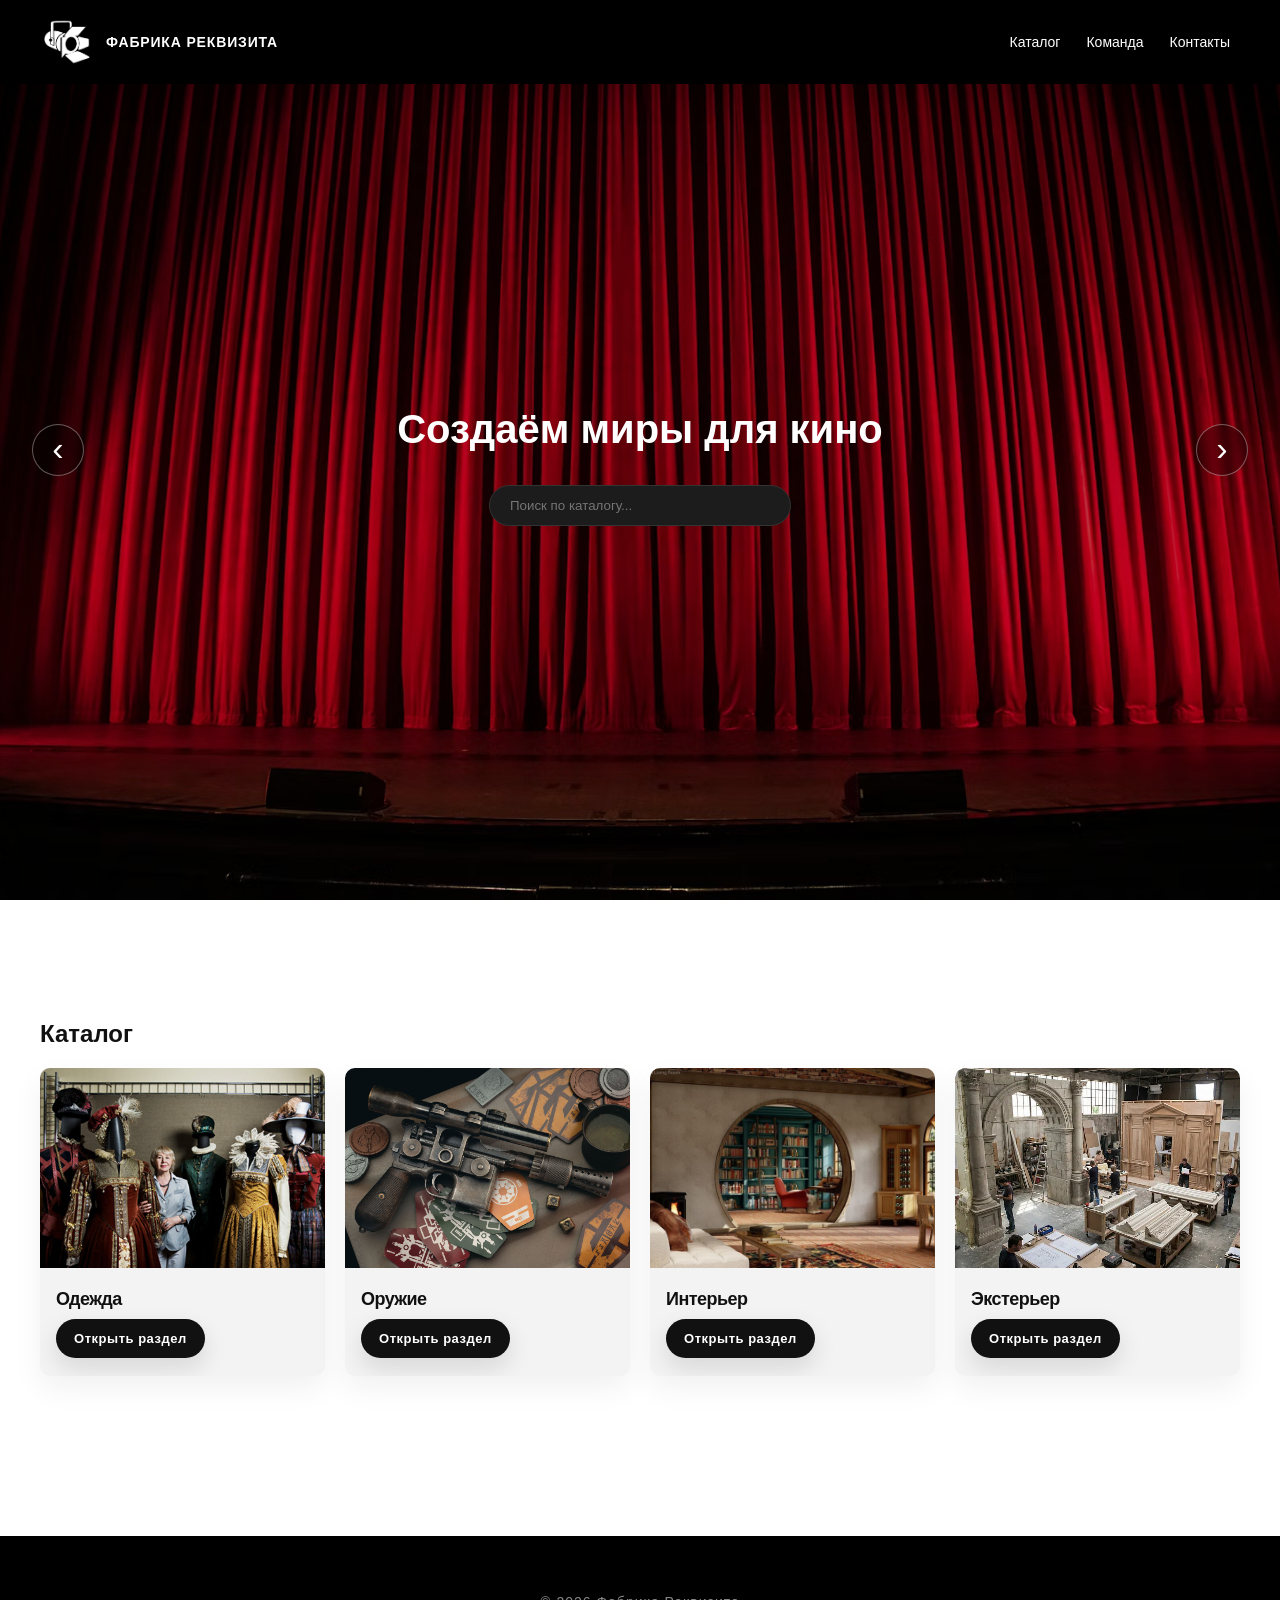
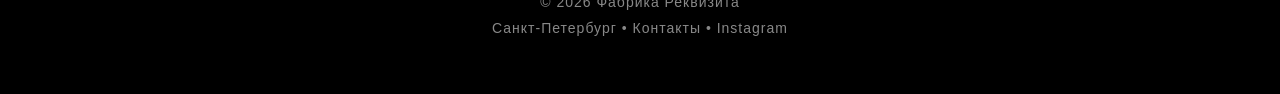
<file: index.html>
<!DOCTYPE html>
<html lang="ru">
<head>
<meta charset="UTF-8">
<meta name="viewport" content="width=device-width, initial-scale=1.0">
<title>Фабрика Реквизита</title>
<link rel="stylesheet" href="css/style.css">
<script src="js/app.js" defer></script>
<link rel="icon" type="images" sizes="32x32" href="images/Favicon.svg">
</head>
<body>

<header class="header">
<div class="header-inner">
<a class="brand" href="index.html">
<div class="logo"><img src="images/logo-main-white.png" alt="Фабрика Реквизита"></div>
<span class="brand-title">Фабрика Реквизита</span>
</a>
<nav class="menu">
<a href="#catalog">Каталог</a>
<a href="#">Команда</a>
<a href="#contacts">Контакты</a>
</nav>
</div>
</header>

<section class="hero">
<div class="hero-slider" data-hero-slider>
<div class="hero-slide is-active" data-hero-slide>
<img src="images/photo-1514306191717-452ec28c7814.avif" alt="Киношные кулисы">
</div>
<div class="hero-slide" data-hero-slide>
<img src="images/CantinaTalk4.21.webp" alt="Хан Соло">
</div>
<div class="hero-slide" data-hero-slide>
<img src="images/1642006988_4-bigfoto-name-p-dizain-pomeshchenii-v-stile-khobbitov-5.jpg" alt="Дом хоббита">
</div>
<button class="hero-control hero-control--prev" type="button" data-hero-prev aria-label="Предыдущее фото"><span aria-hidden="true">‹</span></button>
<button class="hero-control hero-control--next" type="button" data-hero-next aria-label="Следующее фото"><span aria-hidden="true">›</span></button>
</div>
<div class="hero-overlay">
<div>
<h1>Создаём миры для кино</h1>
<div class="search-bar">
<input type="text" id="searchInput" placeholder="Поиск по каталогу...">
</div>
</div>
</div>
</section>

<section class="section" id="catalog">
<h2>Каталог</h2>
<div class="grid">

<div class="card">
<img src="images/858124_original.jpg" alt="Одежда">
<h3 class="card-title">Одежда</h3>
<a class="card-link" href="pages/clothes.html">Открыть раздел</a>
</div>

<div class="card">
<img src="images/DL-44_Heavy_Blaster_Pistol_Harrison_Ford_Han_Solo_Star_Wars_Episode_IV_A_New_Hope.jpeg" alt="Оружие">
<h3 class="card-title">Оружие</h3>
<a class="card-link" href="pages/weapons.html">Открыть раздел</a>
</div>

<div class="card">
<img src="images/0047a57f9b326cceb24942ff316af1d2.jpg" alt="Интерьер">
<h3 class="card-title">Интерьер</h3>
<a class="card-link" href="pages/interior.html">Открыть раздел</a>
</div>

<div class="card">
<img src="images/dekoratsii-dlya-filmov-proizvodstvo-arkhitekturnykh-elementov-dl_1.webp" alt="Экстерьер">
<h3 class="card-title">Экстерьер</h3>
<a class="card-link" href="pages/exterior.html">Открыть раздел</a>
</div>

</div>
</section>

<footer class="footer" id="contacts">
  <div class="footer-inner">
    <p>© 2026 Фабрика Реквизита</p>
    <p>Санкт-Петербург • Контакты • Instagram</p>
  </div>
</footer>

</body>
</html>
</file>
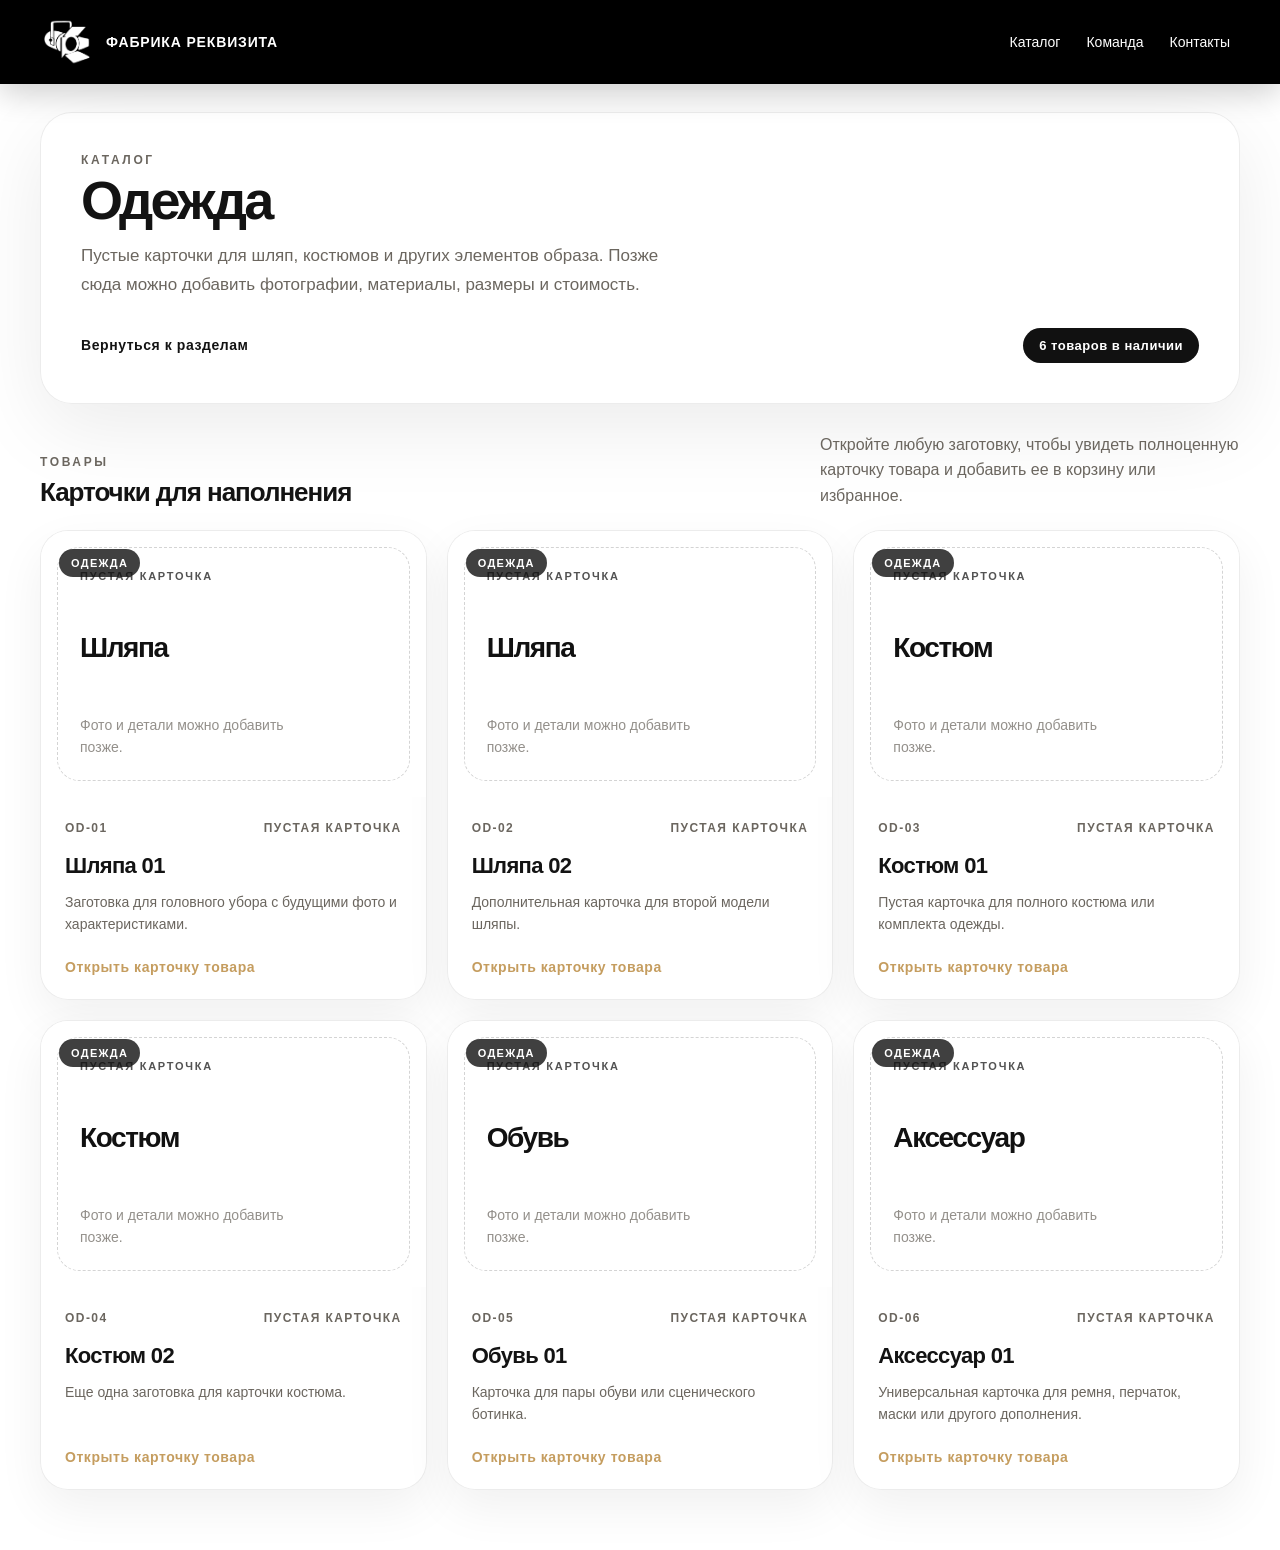
<file: pages/clothes.html>
<!DOCTYPE html>
<html lang="ru">
<head>
<meta charset="UTF-8">
<meta name="viewport" content="width=device-width, initial-scale=1.0">
<title>Одежда | Фабрика Реквизита</title>
<link rel="stylesheet" href="../css/style.css">
<link rel="icon" type="image/svg+xml" href="../images/Favicon.svg">
<script src="../js/catalog-data.js" defer></script>
<script src="../js/app.js" defer></script>
</head>
<body class="catalog-page">
<header class="header">
<div class="header-inner">
<a class="brand" href="../index.html">
<div class="logo"><img src="../images/logo-main-white.png" alt="Фабрика Реквизита"></div>
<span class="brand-title">Фабрика Реквизита</span>
</a>
<nav class="menu">
<a href="../index.html#catalog">Каталог</a>
<a href="../index.html">Команда</a>
<a href="../index.html#contacts">Контакты</a>
</nav>
</div>
</header>

<main class="catalog-shell" data-catalog-page="clothes">
<section class="catalog-hero-panel">
<p class="eyebrow">Каталог</p>
<h1>Одежда</h1>
<p class="catalog-hero-panel__description" data-category-intro></p>
<div class="catalog-hero-panel__footer">
<a class="text-link" href="../index.html">Вернуться к разделам</a>
<span class="catalog-counter" data-category-count></span>
</div>
</section>

<section class="catalog-products">
<div class="catalog-products__header">
<div>
<p class="eyebrow">Товары</p>
<h2>Карточки для наполнения</h2>
</div>
<p class="catalog-products__copy">Откройте любую заготовку, чтобы увидеть полноценную карточку товара и добавить ее в корзину или избранное.</p>
</div>
<div class="catalog-grid" data-product-grid></div>
</section>
</main>
</body>
</html>
</file>
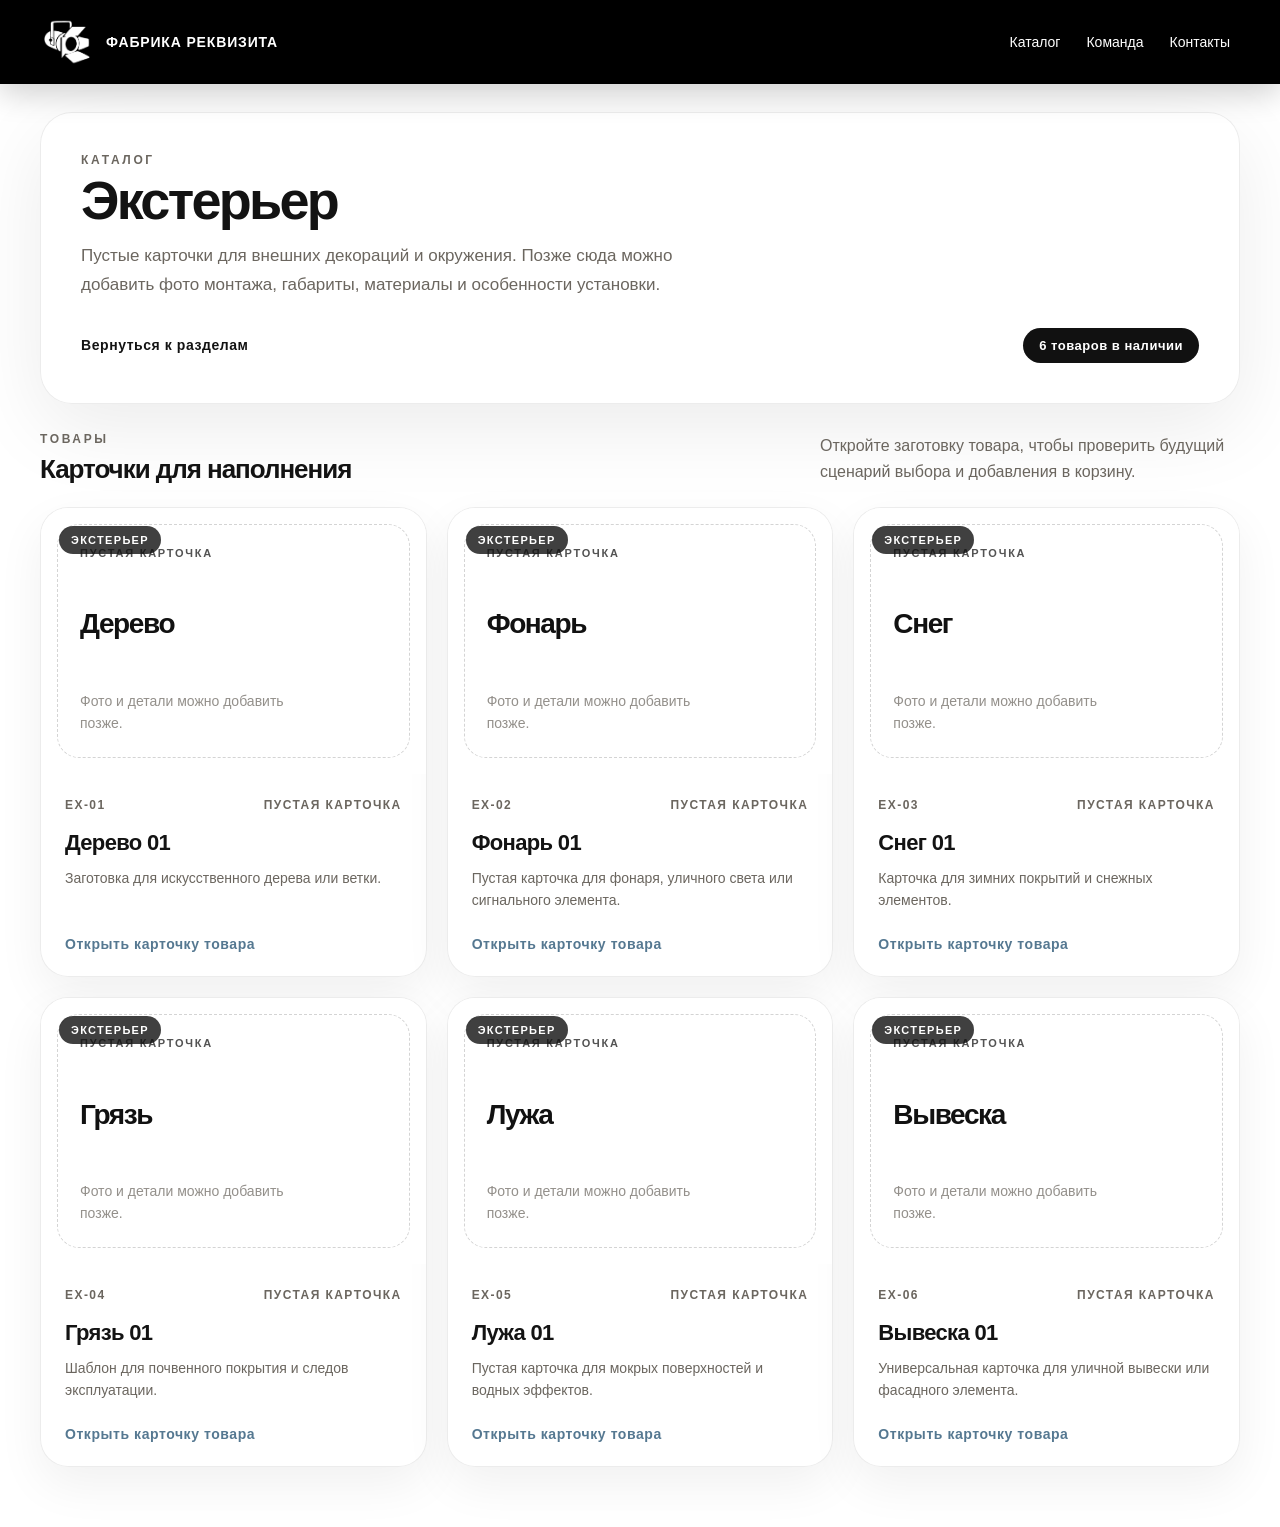
<file: pages/exterior.html>
<!DOCTYPE html>
<html lang="ru">
<head>
<meta charset="UTF-8">
<meta name="viewport" content="width=device-width, initial-scale=1.0">
<title>Экстерьер | Фабрика Реквизита</title>
<link rel="stylesheet" href="../css/style.css">
<link rel="icon" type="image/svg+xml" href="../images/Favicon.svg">
<script src="../js/catalog-data.js" defer></script>
<script src="../js/app.js" defer></script>
</head>
<body class="catalog-page">
<header class="header">
<div class="header-inner">
<a class="brand" href="../index.html">
<div class="logo"><img src="../images/logo-main-white.png" alt="Фабрика Реквизита"></div>
<span class="brand-title">Фабрика Реквизита</span>
</a>
<nav class="menu">
<a href="../index.html#catalog">Каталог</a>
<a href="../index.html">Команда</a>
<a href="../index.html#contacts">Контакты</a>
</nav>
</div>
</header>

<main class="catalog-shell" data-catalog-page="exterior">
<section class="catalog-hero-panel">
<p class="eyebrow">Каталог</p>
<h1>Экстерьер</h1>
<p class="catalog-hero-panel__description" data-category-intro></p>
<div class="catalog-hero-panel__footer">
<a class="text-link" href="../index.html">Вернуться к разделам</a>
<span class="catalog-counter" data-category-count></span>
</div>
</section>

<section class="catalog-products">
<div class="catalog-products__header">
<div>
<p class="eyebrow">Товары</p>
<h2>Карточки для наполнения</h2>
</div>
<p class="catalog-products__copy">Откройте заготовку товара, чтобы проверить будущий сценарий выбора и добавления в корзину.</p>
</div>
<div class="catalog-grid" data-product-grid></div>
</section>
</main>
</body>
</html>
</file>
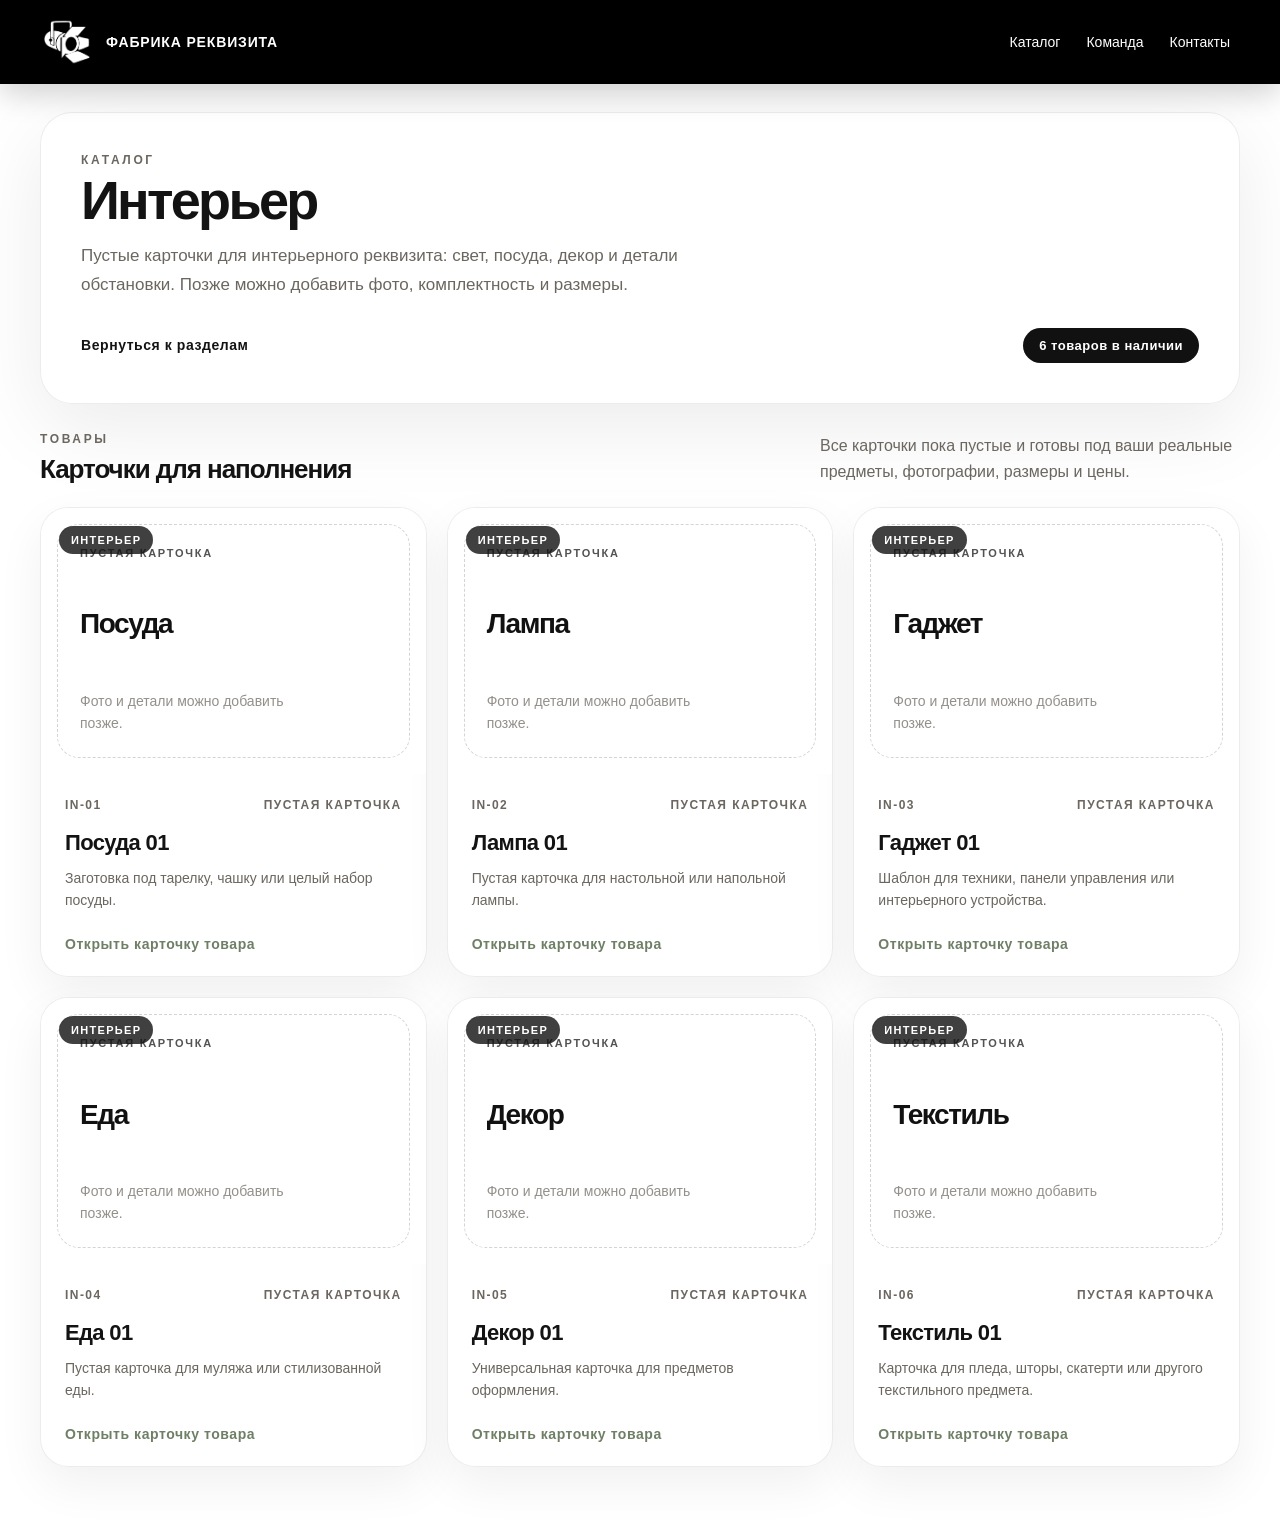
<file: pages/interior.html>
<!DOCTYPE html>
<html lang="ru">
<head>
<meta charset="UTF-8">
<meta name="viewport" content="width=device-width, initial-scale=1.0">
<title>Интерьер | Фабрика Реквизита</title>
<link rel="stylesheet" href="../css/style.css">
<link rel="icon" type="image/svg+xml" href="../images/Favicon.svg">
<script src="../js/catalog-data.js" defer></script>
<script src="../js/app.js" defer></script>
</head>
<body class="catalog-page">
<header class="header">
<div class="header-inner">
<a class="brand" href="../index.html">
<div class="logo"><img src="../images/logo-main-white.png" alt="Фабрика Реквизита"></div>
<span class="brand-title">Фабрика Реквизита</span>
</a>
<nav class="menu">
<a href="../index.html#catalog">Каталог</a>
<a href="../index.html">Команда</a>
<a href="../index.html#contacts">Контакты</a>
</nav>
</div>
</header>

<main class="catalog-shell" data-catalog-page="interior">
<section class="catalog-hero-panel">
<p class="eyebrow">Каталог</p>
<h1>Интерьер</h1>
<p class="catalog-hero-panel__description" data-category-intro></p>
<div class="catalog-hero-panel__footer">
<a class="text-link" href="../index.html">Вернуться к разделам</a>
<span class="catalog-counter" data-category-count></span>
</div>
</section>

<section class="catalog-products">
<div class="catalog-products__header">
<div>
<p class="eyebrow">Товары</p>
<h2>Карточки для наполнения</h2>
</div>
<p class="catalog-products__copy">Все карточки пока пустые и готовы под ваши реальные предметы, фотографии, размеры и цены.</p>
</div>
<div class="catalog-grid" data-product-grid></div>
</section>
</main>
</body>
</html>
</file>
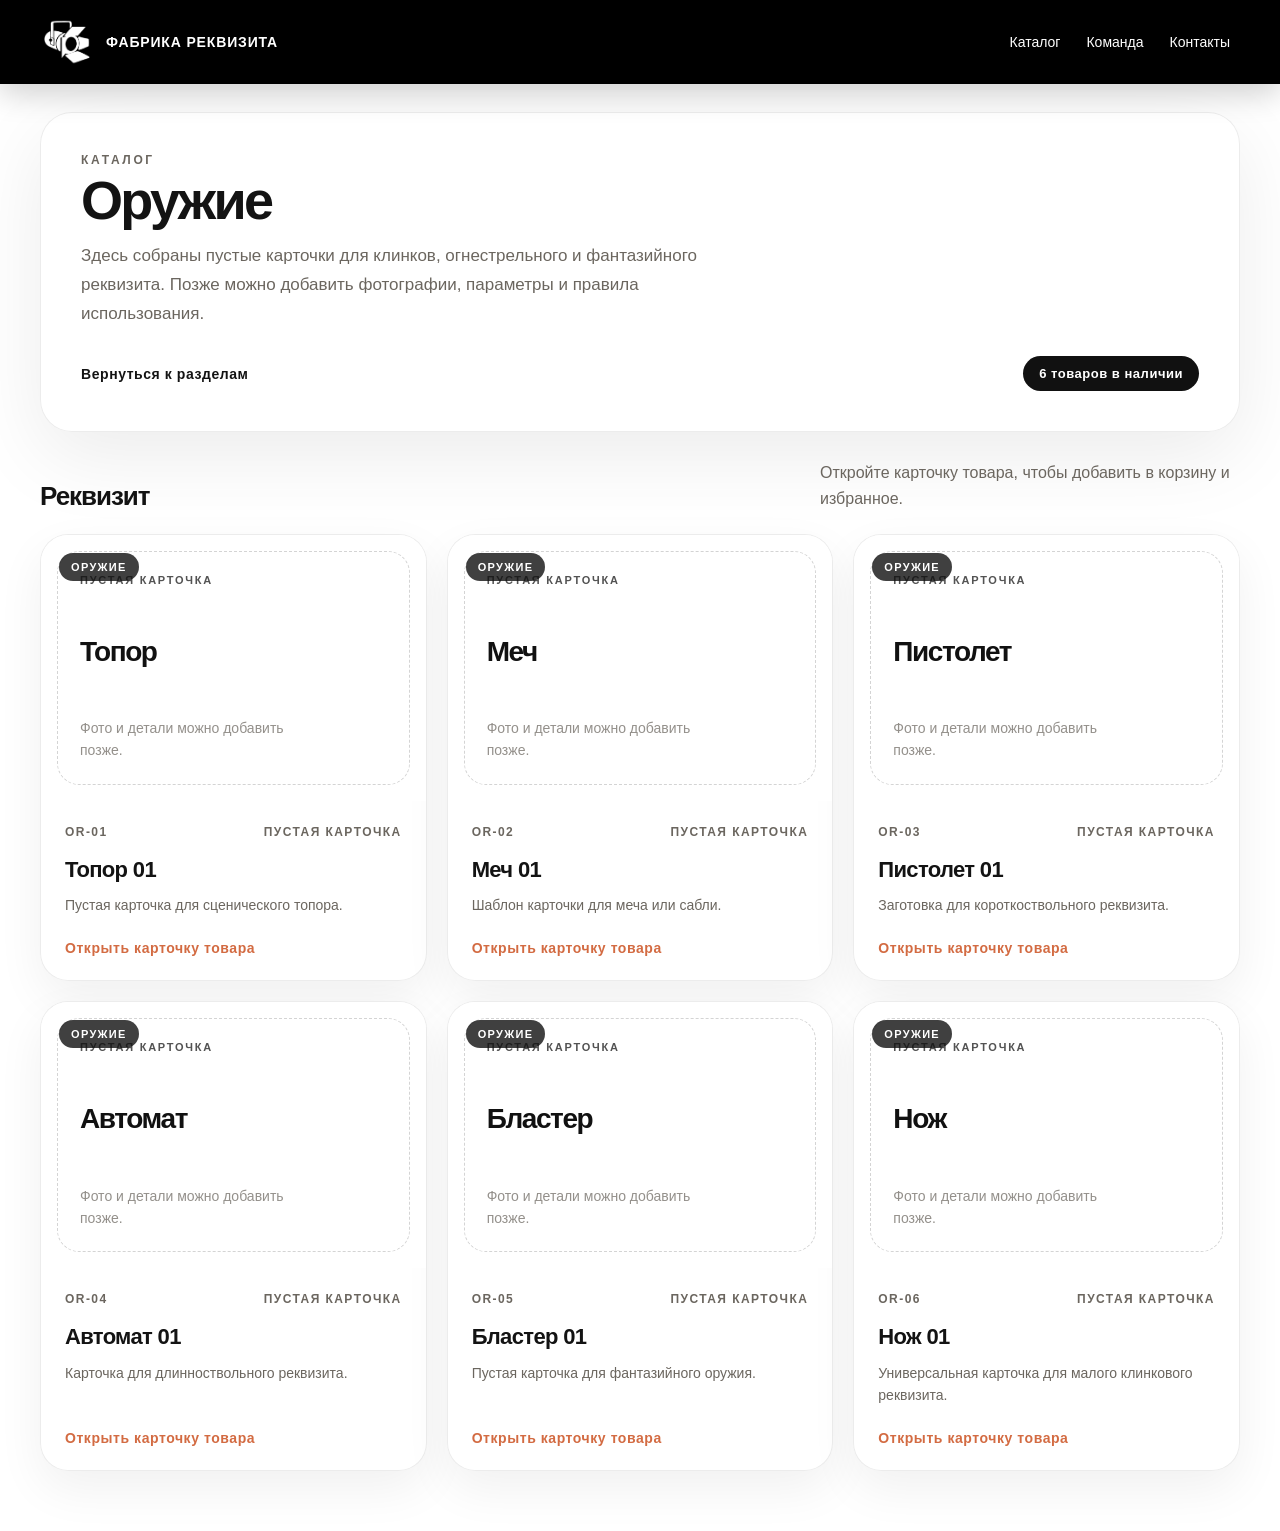
<file: pages/weapons.html>
<!DOCTYPE html>
<html lang="ru">
<head>
<meta charset="UTF-8">
<meta name="viewport" content="width=device-width, initial-scale=1.0">
<title>Оружие | Фабрика Реквизита</title>
<link rel="stylesheet" href="../css/style.css">
<link rel="icon" type="image/svg+xml" href="../images/Favicon.svg">
<script src="../js/catalog-data.js" defer></script>
<script src="../js/app.js" defer></script>
</head>
<body class="catalog-page">
<header class="header">
<div class="header-inner">
<a class="brand" href="../index.html">
<div class="logo"><img src="../images/logo-main-white.png" alt="Фабрика Реквизита"></div>
<span class="brand-title">Фабрика Реквизита</span>
</a>
<nav class="menu">
<a href="../index.html#catalog">Каталог</a>
<a href="../index.html">Команда</a>
<a href="../index.html#contacts">Контакты</a>
</nav>
</div>
</header>

<main class="catalog-shell" data-catalog-page="weapons">
<section class="catalog-hero-panel">
<p class="eyebrow">Каталог</p>
<h1>Оружие</h1>
<p class="catalog-hero-panel__description" data-category-intro></p>
<div class="catalog-hero-panel__footer">
<a class="text-link" href="../index.html">Вернуться к разделам</a>
<span class="catalog-counter" data-category-count></span>
</div>
</section>

<section class="catalog-products">
<div class="catalog-products__header">
<div>
<p class="eyebrow"></p>
<h2>Реквизит</h2>
</div>
<p class="catalog-products__copy">Откройте карточку товара, чтобы добавить в корзину и избранное.</p>
</div>
<div class="catalog-grid" data-product-grid></div>
</section>
</main>
</body>
</html>
</file>
<file: css/style.css>
:root{
--bg:#ffffff;
--text:#111;
--accent:#ff3b1f;
--yellow:#ffd000;
--card:#f3f3f3;
--surface:#ffffff;
--surface-strong:#131313;
--line:rgba(17,17,17,0.08);
--muted:#6b665f;
--shadow:0 24px 80px rgba(17,17,17,0.08);
}
@font-face{
font-family:"TT Firs Neue Brand";
src:
local("TT Firs Neue Trial Var Roman DemiBold"),
local("TT Firs Neue Trial DemiBold"),
local("TT Firs Neue Trial Var Roman"),
local("TT Firs Neue Trial");
font-style:normal;
font-weight:600;
}
body.dark{
--bg:#0b0b0b;
--text:#ffffff;
--card:#1a1a1a;
}
body{
margin:0;
font-family:Arial;
background:var(--bg);
color:var(--text);
}
.header{
position:fixed;
top:0;
left:0;
right:0;
background:#000;
z-index:1000;
box-shadow:0 10px 30px rgba(0,0,0,0.18);
}
.header-inner{
display:flex;
justify-content:space-between;
align-items:center;
max-width:1200px;
margin:0 auto;
padding:15px 40px;
gap:20px;
}

.search-bar input{
    padding:12px 20px;
    border-radius:40px;
    border:1px solid #333;
    background:#1c1c1c;
    color:white;
    width:260px;
}
.search-bar input:focus{outline:none;border-color:#c59d5f}

.logo{
display:flex;
width:54px;
height:54px;
align-items:center;
justify-content:center;
flex-shrink:0;
}
.logo img{
width:100%;
height:100%;
object-fit:contain;
border-radius:10px;
background:#22070700;
padding:4px;
box-sizing:border-box;
}
.brand{
display:flex;
align-items:center;
gap:12px;
text-decoration:none;
}
.brand-title{
color:#fff;
font-size:14px;
font-family:"TT Firs Neue Brand","TT Firs Neue Trial Var Roman","TT Firs Neue Trial DemiBold","TT Firs Neue Trial","Arial",sans-serif;
font-weight:600;
font-variation-settings:"wght" 600;
letter-spacing:0.06em;
text-transform:uppercase;
white-space:nowrap;
}
.menu{
display:flex;
align-items:center;
justify-content:flex-end;
gap:6px;
flex-wrap:wrap;
}
.menu a{
color:white;
margin:0 10px;
text-decoration:none;
font-size:14px;
}



.hero{
position:relative;
height:100vh;
min-height:680px;
overflow:hidden;
background:#000;
}
.hero-slider{
position:absolute;
inset:0;
}
.hero-slide{
position:absolute;
inset:0;
opacity:0;
transition:opacity 0.65s ease;
}
.hero-slide.is-active{
opacity:1;
}
.hero-slide::after{
content:"";
position:absolute;
inset:0;
background:linear-gradient(180deg, rgba(0,0,0,0.38), rgba(0,0,0,0.18));
}
.hero-slide img{
width:100%;
height:100%;
object-fit:cover;
}
.hero-overlay{
position:relative;
z-index:2;
height:100%;
display:flex;
align-items:center;
justify-content:center;
text-align:center;
padding:0 20px;
}
.hero-control{
position:absolute;
top:50%;
z-index:3;
width:52px;
height:52px;
margin:0;
padding:0;
display:flex;
align-items:center;
justify-content:center;
border-radius:50%;
border:1px solid rgba(255,255,255,0.35);
background:rgba(0,0,0,0.28);
color:#fff;
transform:translateY(-50%);
backdrop-filter:blur(4px);
}
.hero-control span{
display:flex;
align-items:center;
justify-content:center;
font-size:34px;
line-height:1;
transform:translateY(-2px);
}
.hero-control--prev{
left:32px;
}
.hero-control--next{
right:32px;
}
.hero h1{
color:white;
font-size:40px;
}
.search{
margin-top:20px;
padding:10px;
width:300px;
}
.section{
padding:100px 40px;
max-width:1200px;
margin:0 auto;
}
.grid{
display:grid;
grid-template-columns:repeat(4,1fr);
gap:20px;
}
.card{
background:var(--card);
border-radius:10px;
overflow:hidden;
box-shadow:0 12px 30px rgba(17,17,17,0.06);

}
.card img{
width:100%;
height:200px;
object-fit:cover;
}
.card h3{
margin:0;
padding:16px 16px 8px;
font-size:18px;
font-weight:700;
line-height:1.3;
}

.card-title{
font-family:"TT Firs Neue Brand","TT Firs Neue Trial Var Roman","TT Firs Neue Trial DemiBold","TT Firs Neue Trial","Arial",sans-serif;
font-weight:600;
font-variation-settings:"wght" 600;
font-size:22px;
line-height:1.15;
letter-spacing:-0.03em;
}

.card h4{
color: #c59d5f;
margin:0;
padding:0 16px 18px;
font-size:14px;
font-weight:700;
}

.card-link{
display:inline-flex;
align-items:center;
justify-content:center;
margin:0 16px 18px;
padding:12px 18px;
border-radius:999px;
background:#111;
color:#fff;
text-decoration:none;
font-size:13px;
font-weight:700;
letter-spacing:0.04em;
transition:transform 0.2s ease, background 0.2s ease, box-shadow 0.2s ease;
box-shadow:0 10px 24px rgba(17,17,17,0.12);
}

.card-link:hover{
background:#222;
transform:translateY(-1px);
}

button{
margin:10px;
padding:10px;
background:var(--accent);
color:white;
background-color: #c59d5f;
border:none;
cursor:pointer;

}



/* FOOTER */
.footer {
  background: #000;
  padding: 48px 20px;
  text-align: center;
  margin-top:60px;
}

.footer-inner {
  max-width: 1200px;
  margin: 0 auto;
}

.footer p {
  margin: 10px 0;
  color: #888;
  font-size: 14px;
  letter-spacing: 1px;
}

body.catalog-page,
body.product-page{
background:#ffffff;
color:var(--surface-strong);
font-family:"Manrope","Arial",sans-serif;
min-height:100vh;
padding-top:84px;
}

.page-topbar{
display:flex;
justify-content:space-between;
align-items:center;
gap:20px;
padding:24px 40px 0;
}

.page-topbar__brand{
color:var(--surface-strong);
text-decoration:none;
font-size:14px;
font-weight:800;
letter-spacing:0.14em;
text-transform:uppercase;
}

.page-topbar__meta{
display:flex;
align-items:center;
gap:12px;
flex-wrap:wrap;
}

.status-pill{
display:inline-flex;
align-items:center;
gap:10px;
padding:10px 14px;
border:1px solid rgba(17,17,17,0.08);
border-radius:999px;
background:rgba(255,255,255,0.72);
backdrop-filter:blur(18px);
font-size:13px;
font-weight:700;
letter-spacing:0.03em;
}

.status-pill span{
display:inline-flex;
align-items:center;
justify-content:center;
min-width:28px;
height:28px;
padding:0 8px;
border-radius:999px;
background:#111;
color:#fff;
font-size:12px;
}

.catalog-shell,
.product-shell{
padding:28px 40px 60px;
}

.catalog-hero-panel,
.empty-state{
max-width:1200px;
margin:0 auto 28px;
padding:40px;
border-radius:32px;
background:rgba(255,255,255,0.82);
border:1px solid rgba(17,17,17,0.08);
box-shadow:var(--shadow);
}

.catalog-hero-panel h1,
.empty-state h1{
margin:8px 0 16px;
font-size:clamp(34px,5vw,54px);
line-height:0.94;
letter-spacing:-0.05em;
max-width:760px;
}

.catalog-hero-panel__description,
.empty-state p{
max-width:620px;
margin:0;
color:var(--muted);
font-size:17px;
line-height:1.7;
}

.catalog-hero-panel__footer{
display:flex;
justify-content:space-between;
align-items:center;
gap:20px;
margin-top:28px;
flex-wrap:wrap;
}

.catalog-counter{
display:inline-flex;
align-items:center;
padding:10px 16px;
border-radius:999px;
background:#111;
color:#fff;
font-size:13px;
font-weight:700;
letter-spacing:0.04em;
}

.catalog-products{
max-width:1200px;
margin:0 auto;
}

.catalog-products__header{
display:flex;
justify-content:space-between;
align-items:flex-end;
gap:24px;
margin-bottom:22px;
}

.catalog-products__header h2{
margin:8px 0 0;
font-size:26px;
letter-spacing:-0.04em;
}

.catalog-products__copy{
max-width:420px;
margin:0;
color:var(--muted);
line-height:1.6;
}

.catalog-grid{
display:grid;
grid-template-columns:repeat(3,minmax(0,1fr));
gap:20px;
}

.product-card{
display:flex;
flex-direction:column;
min-height:390px;
border-radius:28px;
overflow:hidden;
background:rgba(255,255,255,0.88);
border:1px solid rgba(17,17,17,0.08);
box-shadow:0 18px 48px rgba(17,17,17,0.06);
text-decoration:none;
color:var(--surface-strong);
transition:transform 220ms ease, box-shadow 220ms ease, border-color 220ms ease;
}

.product-card:hover{
transform:translateY(-8px);
box-shadow:0 24px 60px rgba(17,17,17,0.12);
border-color:rgba(17,17,17,0.14);
}

.product-card__media{
position:relative;
padding:16px;
background:#ffffff;
min-height:220px;
}

.product-card__badge{
position:absolute;
top:18px;
left:18px;
display:inline-flex;
align-items:center;
padding:8px 12px;
border-radius:999px;
background:rgba(17,17,17,0.8);
color:#fff;
font-size:11px;
font-weight:700;
letter-spacing:0.12em;
text-transform:uppercase;
}

.product-card__image,
.product-visual__image{
width:100%;
height:100%;
border-radius:22px;
object-fit:cover;
display:block;
}

.product-card__placeholder,
.product-visual__placeholder{
display:flex;
flex-direction:column;
justify-content:space-between;
min-height:188px;
padding:22px;
border-radius:22px;
background:#ffffff;
border:1px dashed rgba(17,17,17,0.18);
color:#111;
}

.product-card__placeholder-copy,
.product-visual__placeholder-copy{
font-size:11px;
font-weight:700;
letter-spacing:0.16em;
text-transform:uppercase;
opacity:0.72;
}

.product-card__placeholder-title,
.product-visual__placeholder-title{
font-size:clamp(20px,3vw,28px);
line-height:1.05;
letter-spacing:-0.05em;
max-width:220px;
}

.product-card__placeholder-note,
.product-visual__placeholder-note{
max-width:240px;
margin:0;
font-size:13px;
line-height:1.5;
opacity:0.72;
}

.product-card__content{
display:flex;
flex:1;
flex-direction:column;
padding:24px;
}

.product-card__meta{
display:flex;
justify-content:space-between;
align-items:center;
gap:12px;
margin-bottom:18px;
font-size:12px;
font-weight:700;
letter-spacing:0.12em;
text-transform:uppercase;
color:var(--muted);
}

.product-card h3{
margin:0 0 12px;
font-size:22px;
line-height:1.15;
letter-spacing:-0.03em;
}

.product-card p{
margin:0;
color:var(--muted);
font-size:14px;
line-height:1.6;
}

.product-card__link{
margin-top:auto;
padding-top:24px;
font-size:14px;
font-weight:800;
letter-spacing:0.04em;
color:var(--card-accent);
}

.eyebrow{
margin:0;
font-size:12px;
font-weight:800;
letter-spacing:0.22em;
text-transform:uppercase;
color:var(--muted);
}

.text-link{
display:inline-flex;
align-items:center;
gap:10px;
color:var(--surface-strong);
font-size:14px;
font-weight:800;
letter-spacing:0.04em;
text-decoration:none;
}

.text-link--top{
margin:0 auto 22px;
max-width:1200px;
}

.product-layout{
display:grid;
grid-template-columns:minmax(0,1.05fr) minmax(0,0.95fr);
gap:24px;
max-width:1200px;
margin:0 auto;
}

.product-visual,
.product-panel{
border-radius:32px;
background:rgba(255,255,255,0.86);
border:1px solid rgba(17,17,17,0.08);
box-shadow:var(--shadow);
}

.product-visual{
padding:18px;
}

.product-visual__frame{
display:flex;
flex-direction:column;
min-height:100%;
padding:18px;
border-radius:26px;
background:#ffffff;
border:1px solid rgba(17,17,17,0.08);
}

.product-visual__placeholder{
flex:1;
min-height:520px;
}

.product-visual__footer{
display:flex;
justify-content:space-between;
align-items:center;
gap:12px;
padding-top:18px;
font-size:13px;
font-weight:700;
letter-spacing:0.1em;
text-transform:uppercase;
color:var(--surface-strong);
}

.product-panel{
padding:36px;
}

.product-panel h1{
margin:10px 0 16px;
font-size:clamp(32px,5vw,48px);
line-height:0.96;
letter-spacing:-0.06em;
}

.product-panel__lead{
margin:0;
color:var(--muted);
font-size:17px;
line-height:1.75;
}

.product-panel__chips{
display:flex;
flex-wrap:wrap;
gap:10px;
margin:24px 0 28px;
}

.chip{
display:inline-flex;
align-items:center;
padding:10px 14px;
border-radius:999px;
background:var(--surface);
font-size:13px;
font-weight:700;
letter-spacing:0.04em;
}

.product-specs{
display:grid;
grid-template-columns:repeat(2,minmax(0,1fr));
gap:14px;
}

.product-spec{
display:flex;
flex-direction:column;
gap:10px;
padding:18px;
border-radius:22px;
background:var(--surface);
border:1px solid var(--line);
}

.product-spec span{
font-size:12px;
font-weight:700;
letter-spacing:0.12em;
text-transform:uppercase;
color:var(--muted);
}

.product-spec strong{
font-size:16px;
line-height:1.45;
}

.product-actions{
display:flex;
gap:14px;
margin-top:28px;
flex-wrap:wrap;
}

.action-button{
margin:0;
padding:16px 24px;
border-radius:999px;
font-size:14px;
font-weight:800;
letter-spacing:0.04em;
transition:transform 180ms ease, box-shadow 180ms ease, background 180ms ease;
}

.action-button:hover{
transform:translateY(-2px);
}

.action-button--primary{
background:var(--surface-strong);
color:#fff;
box-shadow:0 16px 32px rgba(17,17,17,0.14);
}

.action-button--primary.is-complete{
background:var(--card-accent);
}

.action-button--ghost{
background:transparent;
color:var(--surface-strong);
border:1px solid rgba(17,17,17,0.16);
}

.action-button--ghost.is-active{
background:var(--card-accent-soft);
border-color:transparent;
}

.feedback{
margin:18px 0 0;
padding:14px 16px;
border-radius:18px;
background:rgba(17,17,17,0.05);
color:var(--muted);
line-height:1.6;
}

.feedback[data-tone="success"]{
background:rgba(197,157,95,0.18);
color:#5c4724;
}

.empty-state{
text-align:left;
}

@media (max-width: 1100px){
.catalog-grid{
grid-template-columns:repeat(2,minmax(0,1fr));
}

.product-layout{
grid-template-columns:1fr;
}
}

@media (max-width: 780px){
.header-inner,
.page-topbar,
.catalog-shell,
.product-shell{
padding-left:20px;
padding-right:20px;
}

.header-inner{
padding-top:14px;
padding-bottom:14px;
}

.brand-title{
font-size:12px;
}

.menu{
gap:0;
}

.menu a{
margin:0 6px;
font-size:13px;
}

.hero-control{
width:44px;
height:44px;
font-size:28px;
}

.hero-control--prev{
left:16px;
}

.hero-control--next{
right:16px;
}

.catalog-hero-panel,
.empty-state,
.product-panel{
padding:24px;
}

.catalog-products__header{
align-items:flex-start;
flex-direction:column;
}

.catalog-grid,
.product-specs{
grid-template-columns:1fr;
}

.product-card{
min-height:380px;
}

.product-panel h1,
.catalog-hero-panel h1,
.empty-state h1{
font-size:clamp(34px,10vw,54px);
}

.product-visual__placeholder{
min-height:320px;
}

.product-actions{
flex-direction:column;
}

.action-button{
width:100%;
}
}
</file>
